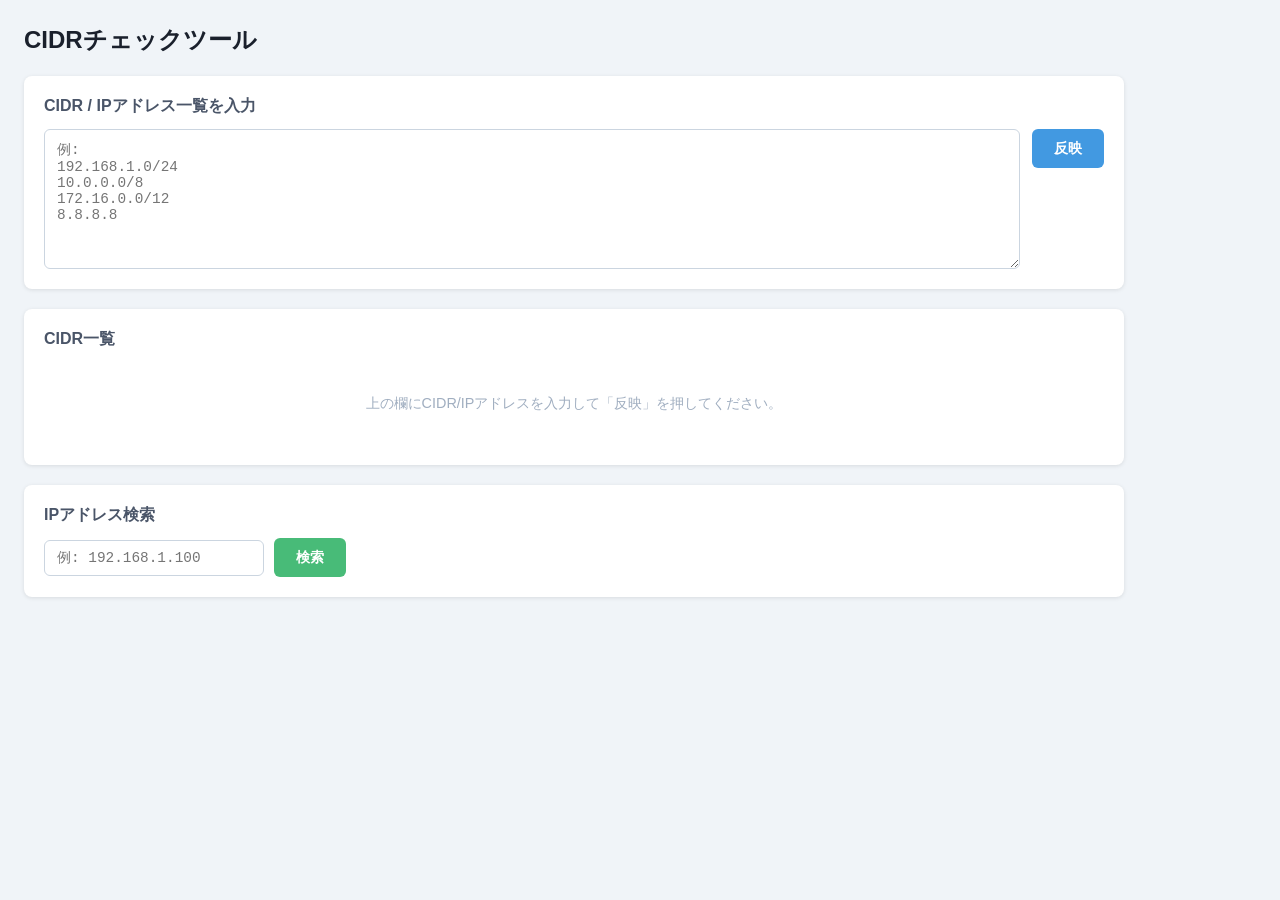
<file: cidr_check.html>
<!DOCTYPE html>
<html lang="ja">
<head>
  <meta charset="UTF-8">
  <meta name="viewport" content="width=device-width, initial-scale=1.0">
  <title>CIDRチェックツール</title>
  <style>
    * { box-sizing: border-box; margin: 0; padding: 0; }

    body {
      font-family: 'Segoe UI', 'Helvetica Neue', sans-serif;
      background: #f0f4f8;
      color: #2d3748;
      padding: 24px;
    }

    h1 {
      font-size: 1.5rem;
      margin-bottom: 20px;
      color: #1a202c;
    }

    .card {
      background: #fff;
      border-radius: 8px;
      box-shadow: 0 1px 4px rgba(0,0,0,0.1);
      padding: 20px;
      margin-bottom: 20px;
      max-width: 1100px;
    }

    .card h2 {
      font-size: 1rem;
      color: #4a5568;
      margin-bottom: 12px;
    }

    .input-row {
      display: flex;
      gap: 12px;
      align-items: flex-start;
    }

    textarea {
      flex: 1;
      height: 140px;
      padding: 10px 12px;
      border: 1px solid #cbd5e0;
      border-radius: 6px;
      font-family: 'Consolas', 'Courier New', monospace;
      font-size: 0.9rem;
      resize: vertical;
      outline: none;
      transition: border-color 0.2s;
    }

    textarea:focus { border-color: #4299e1; }

    button {
      padding: 10px 22px;
      border: none;
      border-radius: 6px;
      cursor: pointer;
      font-size: 0.9rem;
      font-weight: 600;
      transition: background 0.2s;
      white-space: nowrap;
    }

    .btn-primary {
      background: #4299e1;
      color: #fff;
    }

    .btn-primary:hover { background: #3182ce; }

    .btn-search {
      background: #48bb78;
      color: #fff;
    }

    .btn-search:hover { background: #38a169; }

    .search-row {
      display: flex;
      gap: 10px;
      align-items: center;
    }

    .search-row input[type="text"] {
      width: 220px;
      padding: 9px 12px;
      border: 1px solid #cbd5e0;
      border-radius: 6px;
      font-family: 'Consolas', 'Courier New', monospace;
      font-size: 0.9rem;
      outline: none;
      transition: border-color 0.2s;
    }

    .search-row input[type="text"]:focus { border-color: #48bb78; }

    #search-result {
      font-size: 0.9rem;
      color: #718096;
    }

    table {
      width: 100%;
      border-collapse: collapse;
      font-size: 0.88rem;
    }

    th {
      background: #edf2f7;
      color: #4a5568;
      text-align: left;
      padding: 10px 14px;
      font-weight: 600;
      border-bottom: 2px solid #cbd5e0;
    }

    td {
      padding: 9px 14px;
      border-bottom: 1px solid #e2e8f0;
      font-family: 'Consolas', 'Courier New', monospace;
    }

    tr:last-child td { border-bottom: none; }

    tr.highlight td { background: #fefcbf; }

    tr:hover td { background: #f7fafc; }
    tr.highlight:hover td { background: #fef9c3; }

    .badge {
      display: inline-block;
      padding: 2px 8px;
      border-radius: 12px;
      font-size: 0.78rem;
      font-weight: 600;
    }

    .badge-cidr { background: #bee3f8; color: #2b6cb0; }
    .badge-ip   { background: #c6f6d5; color: #276749; }

    #table-wrap { overflow-x: auto; }

    .empty-state {
      text-align: center;
      color: #a0aec0;
      padding: 32px 0;
      font-size: 0.9rem;
    }
  </style>
</head>
<body>

<h1>CIDRチェックツール</h1>

<div class="card">
  <h2>CIDR / IPアドレス一覧を入力</h2>
  <div class="input-row">
    <textarea id="cidr-input" placeholder="例:
192.168.1.0/24
10.0.0.0/8
172.16.0.0/12
8.8.8.8"></textarea>
    <button class="btn-primary" onclick="applyList()">反映</button>
  </div>
</div>

<div class="card">
  <h2>CIDR一覧</h2>
  <div id="table-wrap">
    <div class="empty-state">上の欄にCIDR/IPアドレスを入力して「反映」を押してください。</div>
  </div>
</div>

<div class="card">
  <h2>IPアドレス検索</h2>
  <div class="search-row">
    <input type="text" id="ip-search" placeholder="例: 192.168.1.100" oninput="onSearchInput()" onkeydown="if(event.key==='Enter') searchIp()">
    <button class="btn-search" onclick="searchIp()">検索</button>
    <span id="search-result"></span>
  </div>
</div>

<script>
  // ---- IP utility ----

  function ipToInt(ip) {
    const p = ip.trim().split('.');
    if (p.length !== 4) return null;
    const n = ((parseInt(p[0], 10) << 24) |
               (parseInt(p[1], 10) << 16) |
               (parseInt(p[2], 10) << 8)  |
                parseInt(p[3], 10)) >>> 0;
    return isNaN(n) ? null : n;
  }

  function intToIp(n) {
    return [(n >>> 24) & 0xFF, (n >>> 16) & 0xFF, (n >>> 8) & 0xFF, n & 0xFF].join('.');
  }

  function isValidIp(ip) {
    const parts = ip.trim().split('.');
    if (parts.length !== 4) return false;
    return parts.every(p => {
      const v = parseInt(p, 10);
      return !isNaN(v) && v >= 0 && v <= 255 && String(v) === p.trim();
    });
  }

  // ---- CIDR calculation ----

  function calcEntry(line) {
    line = line.trim();
    if (!line) return null;

    if (line.includes('/')) {
      const [ipPart, prefixPart] = line.split('/');
      const prefix = parseInt(prefixPart, 10);
      if (!isValidIp(ipPart) || isNaN(prefix) || prefix < 0 || prefix > 32) return null;

      const ipInt    = ipToInt(ipPart);
      const maskInt  = prefix === 0 ? 0 : ((~0 << (32 - prefix)) >>> 0);
      const netInt   = (ipInt & maskInt) >>> 0;
      const bcastInt = (netInt | ((~maskInt) >>> 0)) >>> 0;

      let hostCount, firstIp, lastIp;
      if (prefix === 32) {
        hostCount = 1;
        firstIp = intToIp(netInt);
        lastIp  = intToIp(netInt);
      } else if (prefix === 31) {
        hostCount = 2;
        firstIp = intToIp(netInt);
        lastIp  = intToIp(bcastInt);
      } else {
        hostCount = Math.pow(2, 32 - prefix) - 2;
        firstIp = intToIp(netInt + 1);
        lastIp  = intToIp(bcastInt - 1);
      }

      return {
        type:      'cidr',
        label:     intToIp(netInt) + '/' + prefix,
        original:  line,
        network:   intToIp(netInt),
        broadcast: intToIp(bcastInt),
        firstIp,
        lastIp,
        hostCount,
        netInt,
        bcastInt,
        maskInt,
        prefix
      };
    } else {
      if (!isValidIp(line)) return null;
      const ipInt = ipToInt(line);
      return {
        type:      'ip',
        label:     line,
        original:  line,
        network:   line,
        broadcast: line,
        firstIp:   line,
        lastIp:    line,
        hostCount: 1,
        netInt:    ipInt,
        bcastInt:  ipInt,
        maskInt:   0xFFFFFFFF,
        prefix:    32
      };
    }
  }

  // ---- State ----
  let entries = [];

  // ---- Render table ----

  function applyList() {
    const raw = document.getElementById('cidr-input').value;
    const lines = raw.split('\n');
    entries = [];
    const skipped = [];

    for (const line of lines) {
      if (!line.trim()) continue;
      const entry = calcEntry(line);
      if (entry) {
        entries.push(entry);
      } else {
        skipped.push(line.trim());
      }
    }

    renderTable();
    document.getElementById('search-result').textContent = '';
    document.getElementById('ip-search').value = '';

    if (skipped.length) {
      alert('以下の行は無効なため除外しました:\n' + skipped.join('\n'));
    }
  }

  function renderTable() {
    const wrap = document.getElementById('table-wrap');

    if (entries.length === 0) {
      wrap.innerHTML = '<div class="empty-state">有効なCIDR/IPアドレスがありません。</div>';
      return;
    }

    let html = `<table>
      <thead>
        <tr>
          <th>入力値</th>
          <th>種別</th>
          <th>ネットワークアドレス</th>
          <th>ブロードキャスト</th>
          <th>使用可能IP範囲</th>
          <th>ホスト数</th>
        </tr>
      </thead>
      <tbody>`;

    for (let i = 0; i < entries.length; i++) {
      const e = entries[i];
      const badge = e.type === 'cidr'
        ? `<span class="badge badge-cidr">CIDR</span>`
        : `<span class="badge badge-ip">IP</span>`;

      const range = e.firstIp === e.lastIp
        ? e.firstIp
        : `${e.firstIp} 〜 ${e.lastIp}`;

      html += `<tr id="row-${i}">
        <td>${escHtml(e.original)}</td>
        <td>${badge}</td>
        <td>${e.network}</td>
        <td>${e.broadcast}</td>
        <td>${range}</td>
        <td>${e.hostCount.toLocaleString()}</td>
      </tr>`;
    }

    html += '</tbody></table>';
    wrap.innerHTML = html;
  }

  // ---- IP search ----

  function onSearchInput() {
    // ハイライトをリセット
    for (let i = 0; i < entries.length; i++) {
      const row = document.getElementById('row-' + i);
      if (row) row.classList.remove('highlight');
    }
    document.getElementById('search-result').textContent = '';
  }

  function searchIp() {
    const val = document.getElementById('ip-search').value.trim();
    if (!val) return;

    if (!isValidIp(val)) {
      document.getElementById('search-result').textContent = '無効なIPアドレスです。';
      return;
    }

    const targetInt = ipToInt(val);
    let matched = 0;

    // 全行のハイライトをリセット
    for (let i = 0; i < entries.length; i++) {
      const row = document.getElementById('row-' + i);
      if (row) row.classList.remove('highlight');
    }

    for (let i = 0; i < entries.length; i++) {
      const e = entries[i];
      const inRange = targetInt >= e.netInt && targetInt <= e.bcastInt;
      if (inRange) {
        const row = document.getElementById('row-' + i);
        if (row) {
          row.classList.add('highlight');
          if (matched === 0) row.scrollIntoView({ behavior: 'smooth', block: 'nearest' });
        }
        matched++;
      }
    }

    const result = document.getElementById('search-result');
    if (matched === 0) {
      result.textContent = `「${val}」はどのCIDRにも含まれていません。`;
      result.style.color = '#e53e3e';
    } else {
      result.textContent = `「${val}」は ${matched} 件のCIDRに含まれています。`;
      result.style.color = '#276749';
    }
  }

  // ---- Utility ----

  function escHtml(str) {
    return str.replace(/&/g, '&amp;').replace(/</g, '&lt;').replace(/>/g, '&gt;');
  }
</script>
</body>
</html>
</file>
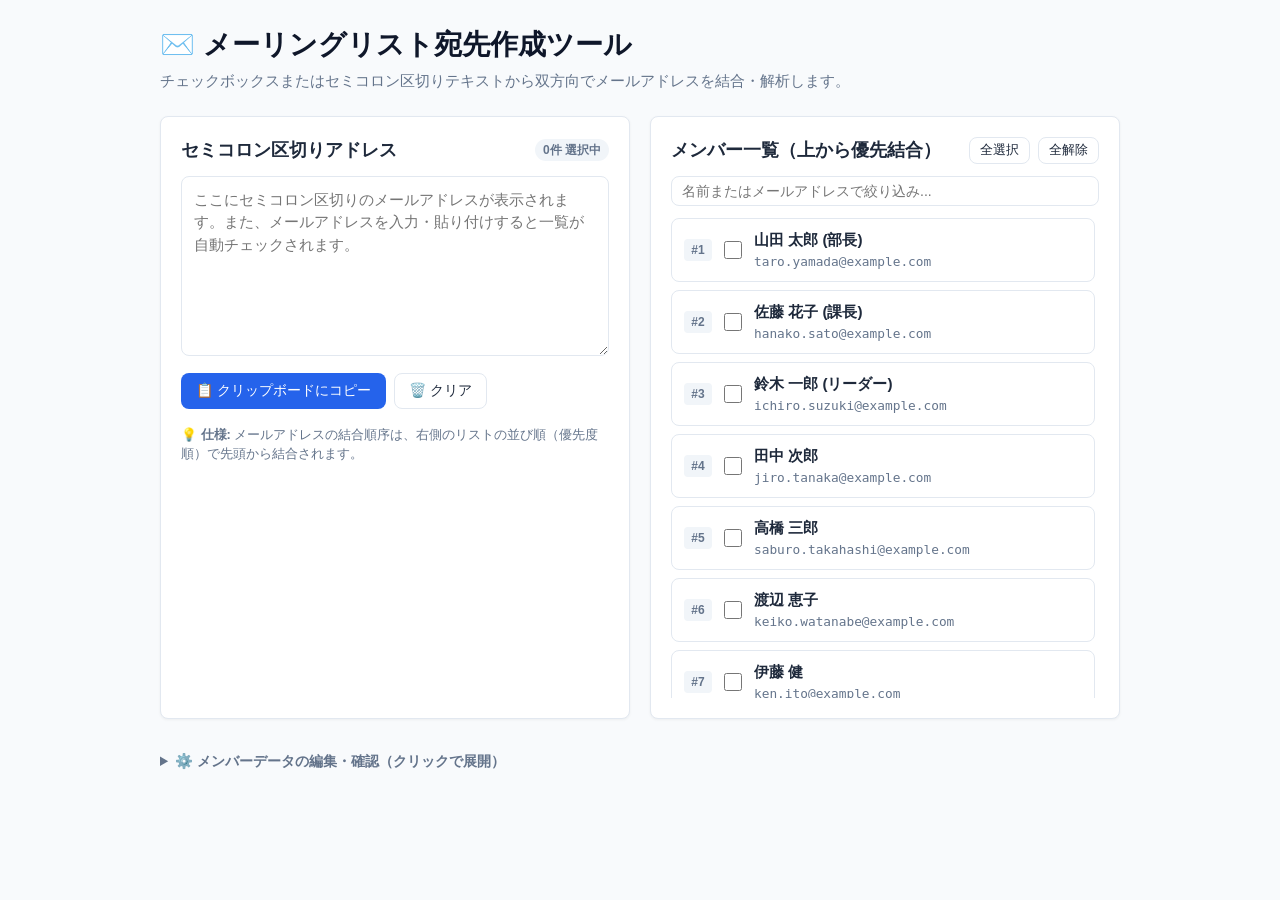
<file: mail_inputer.html>
<!DOCTYPE html>
<html lang="ja">
<head>
  <meta charset="UTF-8">
  <meta name="viewport" content="width=device-width, initial-scale=1.0">
  <title>メール宛先セミコロン作成ツール</title>
  <style>
    :root {
      --primary: #2563eb;
      --primary-hover: #1d4ed8;
      --primary-light: #eff6ff;
      --highlight: #fef08a;
      --highlight-border: #facc15;
      --bg: #f8fafc;
      --surface: #ffffff;
      --text: #1e293b;
      --text-muted: #64748b;
      --border: #e2e8f0;
      --success: #16a34a;
      --warning: #ea580c;
      --radius: 8px;
    }

    * {
      box-sizing: border-box;
      margin: 0;
      padding: 0;
    }

    body {
      font-family: -apple-system, BlinkMacSystemFont, "Segoe UI", Roboto, "Helvetica Neue", Arial, sans-serif;
      background-color: var(--bg);
      color: var(--text);
      line-height: 1.5;
      padding: 24px 16px;
    }

    .container {
      max-width: 960px;
      margin: 0 auto;
    }

    header {
      margin-bottom: 24px;
    }

    h1 {
      font-size: 1.75rem;
      font-weight: 700;
      color: #0f172a;
      display: flex;
      align-items: center;
      gap: 8px;
    }

    .description {
      color: var(--text-muted);
      font-size: 0.925rem;
      margin-top: 4px;
    }

    .layout {
      display: grid;
      grid-template-columns: 1fr;
      gap: 20px;
    }

    @media (min-width: 768px) {
      .layout {
        grid-template-columns: 1fr 1fr;
      }
    }

    .card {
      background: var(--surface);
      border-radius: var(--radius);
      border: 1px solid var(--border);
      padding: 20px;
      box-shadow: 0 1px 3px rgba(0, 0, 0, 0.05);
    }

    .card-title {
      font-size: 1.1rem;
      font-weight: 600;
      margin-bottom: 12px;
      display: flex;
      justify-content: space-between;
      align-items: center;
    }

    .textarea-wrapper {
      position: relative;
    }

    textarea {
      width: 100%;
      height: 180px;
      padding: 12px;
      border: 1px solid var(--border);
      border-radius: var(--radius);
      font-size: 0.95rem;
      font-family: ui-monospace, SFMono-Regular, Menlo, Monaco, Consolas, monospace;
      resize: vertical;
      line-height: 1.5;
      transition: border-color 0.2s, box-shadow 0.2s;
    }

    textarea:focus {
      outline: none;
      border-color: var(--primary);
      box-shadow: 0 0 0 3px rgba(37, 99, 235, 0.15);
    }

    .btn-group {
      display: flex;
      gap: 8px;
      margin-top: 10px;
      flex-wrap: wrap;
    }

    button {
      cursor: pointer;
      display: inline-flex;
      align-items: center;
      justify-content: center;
      gap: 6px;
      padding: 8px 14px;
      font-size: 0.875rem;
      font-weight: 500;
      border-radius: var(--radius);
      border: 1px solid transparent;
      transition: all 0.15s ease-in-out;
    }

    .btn-primary {
      background-color: var(--primary);
      color: white;
    }
    .btn-primary:hover {
      background-color: var(--primary-hover);
    }

    .btn-outline {
      background-color: white;
      border-color: var(--border);
      color: var(--text);
    }
    .btn-outline:hover {
      background-color: #f1f5f9;
    }

    .btn-sm {
      padding: 4px 10px;
      font-size: 0.8rem;
    }

    .status-badge {
      display: inline-block;
      font-size: 0.75rem;
      padding: 2px 8px;
      border-radius: 9999px;
      background: #f1f5f9;
      color: var(--text-muted);
      font-weight: 600;
    }

    .status-badge.active {
      background: var(--primary-light);
      color: var(--primary);
    }

    .filter-bar {
      display: flex;
      gap: 8px;
      margin-bottom: 12px;
      align-items: center;
    }

    .search-input {
      flex: 1;
      padding: 6px 10px;
      border: 1px solid var(--border);
      border-radius: var(--radius);
      font-size: 0.875rem;
    }
    .search-input:focus {
      outline: none;
      border-color: var(--primary);
    }

    .contact-list {
      display: flex;
      flex-direction: column;
      gap: 8px;
      max-height: 480px;
      overflow-y: auto;
      padding-right: 4px;
    }

    .contact-item {
      display: flex;
      align-items: center;
      gap: 12px;
      padding: 10px 12px;
      border: 1px solid var(--border);
      border-radius: var(--radius);
      background-color: white;
      transition: all 0.2s ease;
      cursor: pointer;
      user-select: none;
    }

    .contact-item:hover {
      background-color: #f8fafc;
      border-color: #cbd5e1;
    }

    .contact-item.checked {
      background-color: var(--primary-light);
      border-color: #bfdbfe;
    }

    /* ハイライト用スタイル */
    .contact-item.highlighted {
      background-color: var(--highlight) !important;
      border-color: var(--highlight-border) !important;
      box-shadow: 0 0 0 2px var(--highlight-border);
      animation: pulse 1s infinite alternate ease-in-out;
    }

    @keyframes pulse {
      0% { transform: scale(1); }
      100% { transform: scale(1.01); }
    }

    .contact-priority {
      font-size: 0.75rem;
      font-weight: 700;
      color: var(--text-muted);
      min-width: 28px;
      text-align: center;
      background: #f1f5f9;
      border-radius: 4px;
      padding: 2px 4px;
    }

    .contact-item.checked .contact-priority {
      background: #dbeafe;
      color: var(--primary);
    }

    .contact-checkbox {
      width: 18px;
      height: 18px;
      accent-color: var(--primary);
      cursor: pointer;
    }

    .contact-info {
      display: flex;
      flex-direction: column;
      flex: 1;
      min-width: 0;
    }

    .contact-name {
      font-weight: 600;
      font-size: 0.95rem;
      white-space: nowrap;
      overflow: hidden;
      text-overflow: ellipsis;
    }

    .contact-email {
      font-size: 0.8rem;
      color: var(--text-muted);
      white-space: nowrap;
      overflow: hidden;
      text-overflow: ellipsis;
      font-family: ui-monospace, SFMono-Regular, Menlo, Monaco, Consolas, monospace;
    }

    .unmatched-notice {
      margin-top: 10px;
      padding: 8px 12px;
      background: #fff7ed;
      border: 1px solid #ffedd5;
      border-radius: var(--radius);
      color: var(--warning);
      font-size: 0.825rem;
      display: none;
    }

    .toast {
      position: fixed;
      bottom: 24px;
      right: 24px;
      background: #1e293b;
      color: white;
      padding: 10px 18px;
      border-radius: var(--radius);
      font-size: 0.875rem;
      opacity: 0;
      transform: translateY(10px);
      transition: opacity 0.25s, transform 0.25s;
      pointer-events: none;
      z-index: 100;
    }

    .toast.show {
      opacity: 1;
      transform: translateY(0);
    }

    .settings-accordion {
      margin-top: 24px;
    }

    .settings-accordion summary {
      cursor: pointer;
      font-size: 0.9rem;
      font-weight: 600;
      color: var(--text-muted);
      padding: 8px 0;
    }

    .settings-body {
      padding: 12px 0;
    }

    .help-text {
      font-size: 0.8rem;
      color: var(--text-muted);
      margin-top: 4px;
    }
  </style>
</head>
<body>

  <div class="container">
    <header>
      <h1>✉️ メーリングリスト宛先作成ツール</h1>
      <p class="description">
        チェックボックスまたはセミコロン区切りテキストから双方向でメールアドレスを結合・解析します。
      </p>
    </header>

    <div class="layout">
      <!-- 出力・入力エリア -->
      <div class="card">
        <div class="card-title">
          <span>セミコロン区切りアドレス</span>
          <span id="selected-count" class="status-badge">0件 選択中</span>
        </div>

        <div class="textarea-wrapper">
          <textarea
            id="email-input"
            placeholder="ここにセミコロン区切りのメールアドレスが表示されます。また、メールアドレスを入力・貼り付けすると一覧が自動チェックされます。"
          ></textarea>
        </div>

        <div class="btn-group">
          <button id="btn-copy" class="btn-primary">
            📋 クリップボードにコピー
          </button>
          <button id="btn-clear" class="btn-outline">
            🗑️ クリア
          </button>
        </div>

        <div id="unmatched-notice" class="unmatched-notice">
          <strong>⚠️ 登録外のアドレスが含まれています:</strong>
          <div id="unmatched-list" style="margin-top: 4px; word-break: break-all;"></div>
        </div>

        <div style="margin-top: 16px;">
          <p class="help-text">
            💡 <strong>仕様:</strong> メールアドレスの結合順序は、右側のリストの並び順（優先度順）で先頭から結合されます。
          </p>
        </div>
      </div>

      <!-- 連絡先リストエリア -->
      <div class="card">
        <div class="card-title">
          <span>メンバー一覧（上から優先結合）</span>
          <div class="btn-group" style="margin: 0;">
            <button id="btn-select-all" class="btn-outline btn-sm">全選択</button>
            <button id="btn-deselect-all" class="btn-outline btn-sm">全解除</button>
          </div>
        </div>

        <div class="filter-bar">
          <input type="text" id="search-filter" class="search-input" placeholder="名前またはメールアドレスで絞り込み...">
        </div>

        <div id="contact-list" class="contact-list">
          <!-- JSでレンダリング -->
        </div>
      </div>
    </div>

    <!-- 連絡先データの編集・管理（折りたたみ） -->
    <details class="settings-accordion">
      <summary>⚙️ メンバーデータの編集・確認（クリックで展開）</summary>
      <div class="settings-body card">
        <p class="help-text" style="margin-bottom: 8px;">
          JSON形式で連絡先データを自由に編集・保存できます。リストの上にある人ほど優先順位が高くなります。
        </p>
        <textarea id="json-editor" style="height: 140px; font-size: 0.85rem;"></textarea>
        <div class="btn-group">
          <button id="btn-save-json" class="btn-primary btn-sm">データを保存して反映</button>
          <button id="btn-reset-json" class="btn-outline btn-sm">初期データに戻す</button>
        </div>
      </div>
    </details>
  </div>

  <div id="toast" class="toast">コピーしました！</div>

  <script>
    // デフォルトの連絡先リスト（上から順に優先結合）
    const DEFAULT_CONTACTS = [
      { id: "1", name: "山田 太郎 (部長)", email: "taro.yamada@example.com" },
      { id: "2", name: "佐藤 花子 (課長)", email: "hanako.sato@example.com" },
      { id: "3", name: "鈴木 一郎 (リーダー)", email: "ichiro.suzuki@example.com" },
      { id: "4", name: "田中 次郎", email: "jiro.tanaka@example.com" },
      { id: "5", name: "高橋 三郎", email: "saburo.takahashi@example.com" },
      { id: "6", name: "渡辺 恵子", email: "keiko.watanabe@example.com" },
      { id: "7", name: "伊藤 健", email: "ken.ito@example.com" },
      { id: "8", name: "山本 さくら", email: "sakura.yamamoto@example.com" },
      { id: "9", name: "中村 勇", email: "isamu.nakamura@example.com" },
      { id: "10", name: "小林 美香", email: "mika.kobayashi@example.com" }
    ];

    // LocalStorageから取得、なければ初期値
    let contacts = [];
    try {
      const saved = localStorage.getItem("mail_tool_contacts");
      contacts = saved ? JSON.parse(saved) : DEFAULT_CONTACTS;
    } catch (e) {
      contacts = DEFAULT_CONTACTS;
    }

    // 現在チェックされている連絡先IDのSet
    const selectedIds = new Set();
    // 入力によってハイライトされた連絡先IDのSet
    const highlightedIds = new Set();

    // DOM要素
    const contactListEl = document.getElementById("contact-list");
    const emailInputEl = document.getElementById("email-input");
    const selectedCountEl = document.getElementById("selected-count");
    const unmatchedNoticeEl = document.getElementById("unmatched-notice");
    const unmatchedListEl = document.getElementById("unmatched-list");
    const searchFilterEl = document.getElementById("search-filter");
    const jsonEditorEl = document.getElementById("json-editor");
    const toastEl = document.getElementById("toast");

    // 無限ループ防止フラグ
    let isUpdatingFromText = false;

    // トースト通知表示
    function showToast(message) {
      toastEl.textContent = message;
      toastEl.classList.add("show");
      setTimeout(() => {
        toastEl.classList.remove("show");
      }, 2000);
    }

    // リストの描画
    function renderContactList() {
      const filterText = searchFilterEl.value.trim().toLowerCase();
      contactListEl.innerHTML = "";

      contacts.forEach((contact, index) => {
        const isMatchFilter = 
          contact.name.toLowerCase().includes(filterText) ||
          contact.email.toLowerCase().includes(filterText);

        if (!isMatchFilter) return;

        const isChecked = selectedIds.has(contact.id);
        const isHighlighted = highlightedIds.has(contact.id);

        const item = document.createElement("div");
        item.className = `contact-item ${isChecked ? "checked" : ""} ${isHighlighted ? "highlighted" : ""}`;
        item.dataset.id = contact.id;

        item.innerHTML = `
          <div class="contact-priority">#${index + 1}</div>
          <input type="checkbox" class="contact-checkbox" id="cb-${contact.id}" ${isChecked ? "checked" : ""}>
          <div class="contact-info">
            <span class="contact-name">${escapeHtml(contact.name)}</span>
            <span class="contact-email">${escapeHtml(contact.email)}</span>
          </div>
        `;

        // クリックでチェック反転
        item.addEventListener("click", (e) => {
          if (e.target.tagName !== "INPUT") {
            const cb = item.querySelector(".contact-checkbox");
            cb.checked = !cb.checked;
          }
          toggleContact(contact.id, item.querySelector(".contact-checkbox").checked);
        });

        // チェックボックス自体の変更
        const cb = item.querySelector(".contact-checkbox");
        cb.addEventListener("change", (e) => {
          toggleContact(contact.id, e.target.checked);
        });

        contactListEl.appendChild(item);
      });

      updateBadge();
    }

    // チェック状態の切り替え
    function toggleContact(id, checked) {
      if (checked) {
        selectedIds.add(id);
      } else {
        selectedIds.delete(id);
        highlightedIds.delete(id);
      }
      
      // テキスト入力由来でない場合はハイライト解除
      if (!isUpdatingFromText) {
        highlightedIds.delete(id);
      }

      updateUIFromSelection();
    }

    // 選択状態からテキストエリアと画面を更新
    function updateUIFromSelection() {
      // 優先度（contacts配列順）に従って結合
      const emails = [];
      contacts.forEach(contact => {
        if (selectedIds.has(contact.id)) {
          emails.push(contact.email);
        }
      });

      // メールアドレスをセミコロン区切りで表示
      const joinedEmails = emails.join("; ");
      if (emailInputEl.value !== joinedEmails && !isUpdatingFromText) {
        emailInputEl.value = joinedEmails;
      }

      // 未登録警告はリセット（手動チェック操作時）
      if (!isUpdatingFromText) {
        unmatchedNoticeEl.style.display = "none";
      }

      refreshItemClasses();
      updateBadge();
    }

    // DOM要素のクラス状態のみ更新（スクロール位置やDOM再生成を防ぐ）
    function refreshItemClasses() {
      const items = contactListEl.querySelectorAll(".contact-item");
      items.forEach(item => {
        const id = item.dataset.id;
        const cb = item.querySelector(".contact-checkbox");
        const isChecked = selectedIds.has(id);
        const isHighlighted = highlightedIds.has(id);

        if (cb) cb.checked = isChecked;
        item.classList.toggle("checked", isChecked);
        item.classList.toggle("highlighted", isHighlighted);
      });
    }

    // 選択件数バッジ更新
    function updateBadge() {
      selectedCountEl.textContent = `${selectedIds.size}件 選択中`;
      selectedCountEl.classList.toggle("active", selectedIds.size > 0);
    }

    // テキストエリア入力時の逆解析
    emailInputEl.addEventListener("input", () => {
      parseInputEmails();
    });

    function parseInputEmails() {
      isUpdatingFromText = true;

      const raw = emailInputEl.value;
      // セミコロン、カンマ、改行などで分割してトリム
      const tokens = raw
        .split(/[;,\n\r]+/)
        .map(t => t.trim())
        .filter(t => t.length > 0);

      // 小文字に正規化
      const inputEmails = tokens.map(t => {
        // "Name <email@example.com>" のような形式にも対応
        const match = t.match(/<([^>]+)>/);
        return (match ? match[1] : t).toLowerCase();
      });

      selectedIds.clear();
      highlightedIds.clear();

      const matchedEmails = new Set();
      const unmatchedEmails = [];

      inputEmails.forEach(inEmail => {
        // contactsから該当を検索
        const found = contacts.find(c => c.email.toLowerCase() === inEmail);
        if (found) {
          selectedIds.add(found.id);
          highlightedIds.add(found.id);
          matchedEmails.add(inEmail);
        } else {
          if (!unmatchedEmails.includes(inEmail)) {
            unmatchedEmails.push(inEmail);
          }
        }
      });

      // 未登録アドレスの表示
      if (unmatchedEmails.length > 0) {
        unmatchedNoticeEl.style.display = "block";
        unmatchedListEl.textContent = unmatchedEmails.join(", ");
      } else {
        unmatchedNoticeEl.style.display = "none";
      }

      refreshItemClasses();
      updateBadge();

      isUpdatingFromText = false;
    }

    // 全選択
    document.getElementById("btn-select-all").addEventListener("click", () => {
      contacts.forEach(c => selectedIds.add(c.id));
      highlightedIds.clear();
      updateUIFromSelection();
    });

    // 全解除
    document.getElementById("btn-deselect-all").addEventListener("click", () => {
      selectedIds.clear();
      highlightedIds.clear();
      emailInputEl.value = "";
      unmatchedNoticeEl.style.display = "none";
      refreshItemClasses();
      updateBadge();
    });

    // コピー
    document.getElementById("btn-copy").addEventListener("click", () => {
      if (!emailInputEl.value.trim()) {
        showToast("コピーするアドレスがありません");
        return;
      }
      navigator.clipboard.writeText(emailInputEl.value).then(() => {
        showToast("クリップボードにコピーしました！");
      }).catch(() => {
        emailInputEl.select();
        document.execCommand("copy");
        showToast("クリップボードにコピーしました！");
      });
    });

    // クリア
    document.getElementById("btn-clear").addEventListener("click", () => {
      selectedIds.clear();
      highlightedIds.clear();
      emailInputEl.value = "";
      unmatchedNoticeEl.style.display = "none";
      refreshItemClasses();
      updateBadge();
    });

    // 検索フィルター
    searchFilterEl.addEventListener("input", () => {
      renderContactList();
    });

    // JSONエディタの初期化と保存
    function initJsonEditor() {
      jsonEditorEl.value = JSON.stringify(contacts, null, 2);
    }

    document.getElementById("btn-save-json").addEventListener("click", () => {
      try {
        const parsed = JSON.parse(jsonEditorEl.value);
        if (!Array.isArray(parsed)) throw new Error("配列である必要があります");
        contacts = parsed;
        localStorage.setItem("mail_tool_contacts", JSON.stringify(contacts));
        renderContactList();
        updateUIFromSelection();
        showToast("メンバーデータを保存しました");
      } catch (e) {
        alert("JSONのフォーマットが正しくありません: " + e.message);
      }
    });

    document.getElementById("btn-reset-json").addEventListener("click", () => {
      if (confirm("初期データにリセットしますか？")) {
        contacts = DEFAULT_CONTACTS;
        localStorage.removeItem("mail_tool_contacts");
        initJsonEditor();
        renderContactList();
        updateUIFromSelection();
        showToast("初期データにリセットしました");
      }
    });

    function escapeHtml(str) {
      return String(str)
        .replace(/&/g, "&amp;")
        .replace(/</g, "&lt;")
        .replace(/>/g, "&gt;")
        .replace(/"/g, "&quot;")
        .replace(/'/g, "&#039;");
    }

    // 初期実行
    renderContactList();
    initJsonEditor();
  </script>
</body>
</html>
</file>
